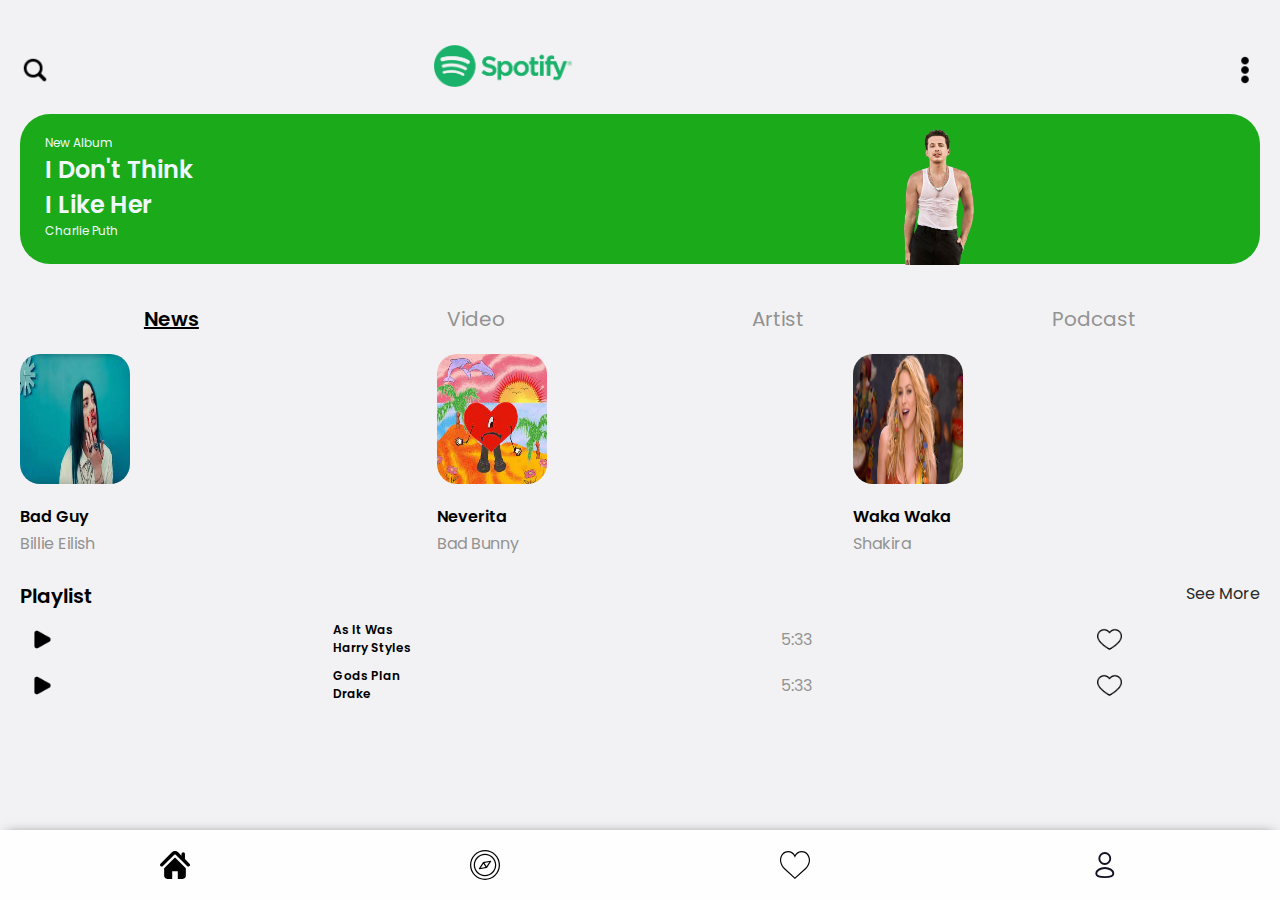
<file: home.html>
<!DOCTYPE html>
<html lang="en">

<head>
    <meta charset="UTF-8">
    <meta http-equiv="X-UA-Compatible" content="IE=edge">
    <meta name="viewport" content="width=device-width, initial-scale=1.0">
    <title>Spotify Clone</title>
    <link rel="stylesheet" href="./assets/css/home.css">
</head>

<body>
    <header>
        <div class="navbar">
            <img class="search" src="./assets/img/lupa.png" alt="search-icon">
           <a href="./index.html"><img class="logo" src="./assets/img/spotify-logo.png" alt="spotify-logo"></a>
            <img class="more-tool" src="./assets/img/list.png" alt="more-tool">
        </div>
    </header>
    <div class="card">
        <div id="item-0">
            <p class="sub-text">New Album</p>
            <p class="p-text">I Don't Think<br>I Like Her</p>
            <p class="sub-text">Charlie Puth</p>
        </div>
        <div id="imagen"><img class="charlie" src="./assets/img/charlie.png" alt=""></div>
    </div>

    <div class="menu">
        <a href="#"><p class="active">News</p></a>
        <a href="#"><p>Video</p></a>
        <a href="#"><p>Artist</p></a>
        <a href="#"><p>Podcast</p></a>
    </div>

    <div class="artist-cards">
        <img src="./assets/img/bad-guy.jpg" alt="bad-guy-cover">
        <img src="./assets/img/bad-bunny.jpg" alt="bad-bunny-cover">
        <img src="./assets/img/shakira.jpg" alt="shakira-cover">
        <p class="tittle-song">
            Bad Guy
        </p>
        <p class="tittle-song">
            Neverita
        </p>
        <p class="tittle-song">
            Waka Waka
        </p>
        <p class="artist">
            Billie Eilish
        </p>
        <p class="artist">
            Bad Bunny
        </p>
        <p class="artist">
            Shakira
        </p>
    </div>

    <div class="playlist">
        <p class="parrafo1">Playlist</p>
        <p class="parrafo2">See More</p>
    </div>

    <div class="player">
        <img class="icons-player-play" src="./assets/img/play.png" alt="play-button">
        <p class="tittle-song-player">As It Was<br>Harry Styles</p>
        <p class="time">5:33</p>
        <img class="icons-player"  src="./assets/img/heart.png" alt="heart">
    </div>
    <div class="player">
        <img class="icons-player-play" src="./assets/img/play.png" alt="play-button">
        <p class="tittle-song-player">Gods Plan<br>Drake</p>
        <p class="time">5:33</p>
        <img class="icons-player"  src="./assets/img/heart.png" alt="heart">
    </div>
    

    <footer>
        <div class="navigation-bar">
            <img class="active-tab" src="./assets/img/home-icon-silhouette-svgrepo-com.svg" alt="home-icon">
            <img src="./assets/img/compass-svgrepo-com.svg" alt="search-icon">
            <img src="./assets/img/like-svgrepo-com.svg" alt="like-icon">
            <img src="./assets/img/profile-svgrepo-com.svg" alt="profile-icon">
        </div>
    
    </footer>
</body>

</html>
</file>
<file: assets/css/home.css>
@import url('https://fonts.googleapis.com/css2?family=Poppins:ital,wght@0,400;0,600;1,500&display=swap');


* {
    margin: 0;
    padding: 0;
    box-sizing: border-box;
    font-family: 'Poppins', sans-serif;
}

body {
    background-color: #F2F2F4;
    width: 100%;

}

/*Barra de Navegacion en grilla de 3 columnas*/
.navbar{
    display: grid;
    grid-template-columns: repeat(3, 1fr);
    width: 100%;
    padding: 45px 20px 0px;
}   

.search{
    width: 30px;
    align-self: center;
    justify-self: flex-start;
}

.logo{
    width: 140px;
    align-self: center;
    justify-self: center;
}

.more-tool{
    align-self: center;
    justify-self: flex-end;
    width: 30px;
    transform: rotate(-90deg);

}

/*grid card superior*/
.card{
    display: grid;
    grid-template-columns: repeat(2, 1fr);
    grid-column-gap: 0px;
    grid-row-gap: 0px;
    background-color: rgb(26, 170, 26);
    border-radius: 30px;
    margin: 20px 20px;
    padding: 10px 25px;
    height: 150px;
}
#item-0{
    font-family: 'Poppins', sans-serif;
    font-weight: 400;
    margin-top: 10px;
    
}
#imagen{
    width: 100%;
    display: flex;
    justify-content: center;
}
.charlie{
    width: 85px;
    height: 100%;
    
}

/*CUSTOMIZANDO LOS TEXTOS DE LA CARD*/

.sub-text{
    font-family: 'Poppins', sans-serif;
    font-weight: 400;
    font-size: 12px;
    color: aliceblue;
}

.p-text{
    font-family: 'Poppins', sans-serif;
    font-weight: 600;
    font-size: 24px;
    color: aliceblue;
}


/*SECCION DE MENU DE OPCIONES  */

.menu{
    display: flex;
    justify-content: space-around;
    align-items: center;
    font-family: 'Poppins', sans-serif;
    font-weight: 400;
    font-size: 20px;
    padding: 0px 20px;
    color: rgb(135, 135, 135);
    margin-top: 40px;
}

a{
    text-decoration: none;
}
p{
    color: rgb(146, 146, 146);
}
/*selected button styles*/
.active{
    text-decoration: underline; 
    font-weight: 600;
    color: rgb(0, 0, 0);
}

/*ARTIST CARROUSEL*/

.artist-cards{
    display: grid;
    flex-direction: column;
    grid-template-columns: repeat(3, 1fr);
    width: 100%;
    padding: 20px 20px;
    column-gap: 10px;
    
}
.artist-cards img{
    width: 110px;
    height: 130px;
    object-fit: 100%;
    border-radius: 20px;
    
}

.tittle-song{
    margin-top: 20px;
    margin-bottom: 2px;
    font-weight: 600;
    color: rgb(0, 0, 0);
}

/*Playlist Section*/

.playlist{
    display: flex;
    justify-content: space-between;
    margin-top: 5px;
    padding: 0px 20px;
}

.parrafo1{
    font-weight: 600;
    font-size: 20px;
    color: rgb(0, 0, 0);
}

.parrafo2{
    color: rgb(41, 41, 41);
}

/*Player Songs*/

.icons-player{
    width: 25px;
    justify-self: center;
}

.icons-player-play{
    width: 25px;
    justify-content: flex-start;
    margin-left: 10px;
}

.player{
    display: grid;
    grid-template-columns: repeat(4, 1fr);
    margin-top: 10px;
    padding: 0px 20px;
    align-items: center;
    column-gap: 13px;
}

.tittle-song-player{
    font-size: 12px;
    font-weight: 600;
    color: rgb(0, 0, 0);
    align-items: center;
}

.time{
    text-align: center;
}

footer{
  position: fixed;
  left: 0;
  bottom: 0;
  width: 100%;
  background-color: red;
  color: white;
  text-align: center;
   
}


.navigation-bar{
    display: flex;
    justify-content: space-around;
    align-items: center;
    padding: 20px 20px;
    height: 70px;
    background-color: #FEFEFE;
    box-shadow: 0px -2px 12px -7px rgba(0,0,0,0.7);
    
}

.navigation-bar img{
    width: 30px;
    transition: ease .30s;
}

.navigation-bar img:hover{
    width: 40px;
    scale: 1.1;
}
</file>
